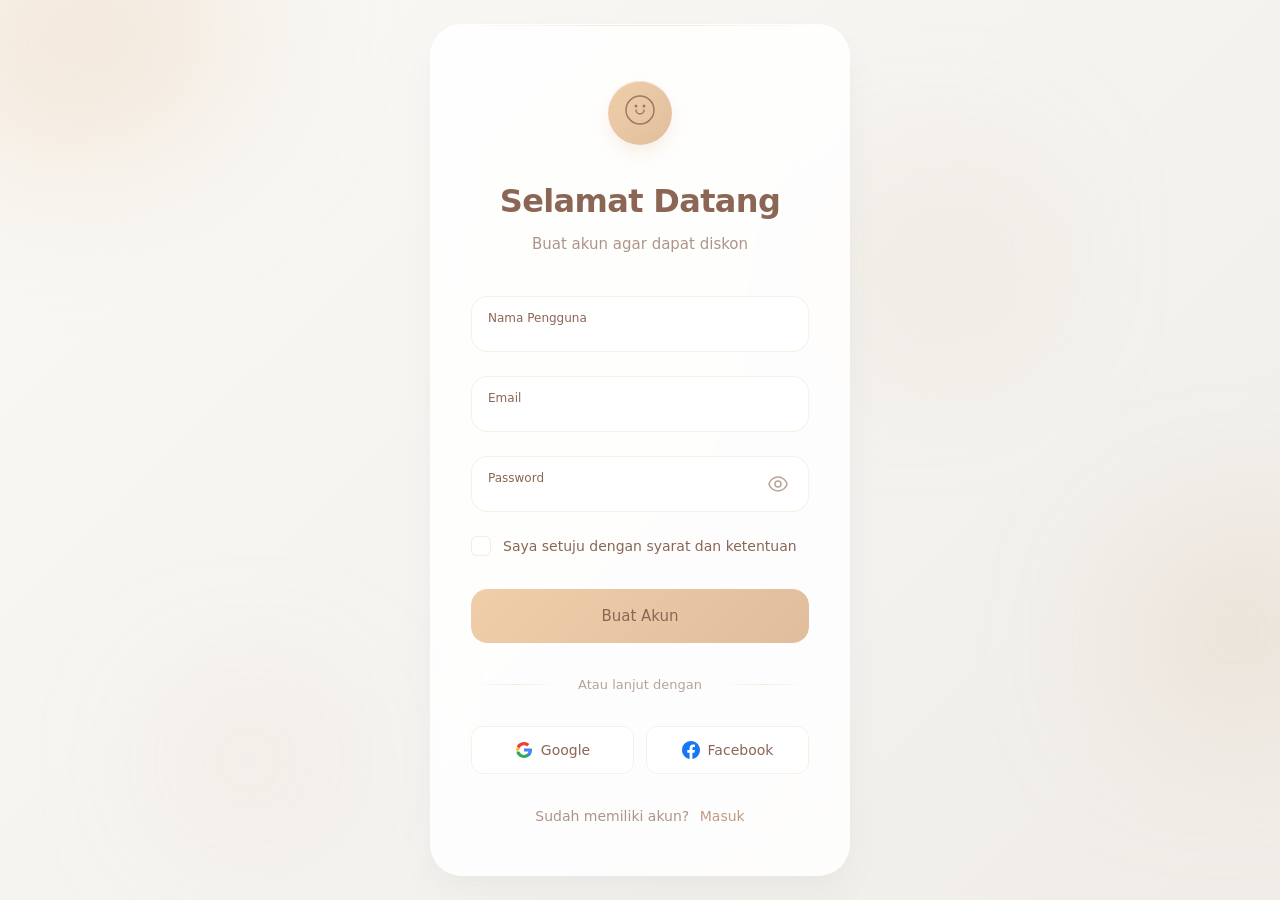
<file: login/register.html>
<!DOCTYPE html>
<html lang="en">
<head>
    <meta charset="UTF-8">
    <meta name="viewport" content="width=device-width, initial-scale=1.0">
    <title>Sign up</title>
    <meta name="description" content="Warm minimalism login form with organic curves and gentle press feedback.">
    <meta name="author" content="Aigars Silkalns / Colorlib">
    <link href="../daisy-removebg-preview.png" rel="icon">
    <link rel="canonical" href="https://puikinsh.github.io/login-forms/forms/soft-minimalism/">
    <link rel="icon" type="image/png" href="../daisy-removebg-preview.png">
    <meta property="og:type" content="website">
    <meta property="og:title" content="Soft Minimalism Login Form">
    <meta property="og:description" content="Warm minimalism login form with organic curves and gentle press feedback.">
    <meta property="og:url" content="https://puikinsh.github.io/login-forms/forms/soft-minimalism/">
    <meta property="og:image" content="https://puikinsh.github.io/login-forms/assets/screenshots/soft-minimalism.png">
    <meta name="twitter:card" content="summary_large_image">
    <meta name="twitter:title" content="Soft Minimalism Login Form">
    <meta name="twitter:description" content="Warm minimalism login form with organic curves and gentle press feedback.">
    <meta name="twitter:image" content="https://puikinsh.github.io/login-forms/assets/screenshots/soft-minimalism.png">
    <link rel="stylesheet" href="style.css">
</head>
    
<body>
    <div class="soft-background">
        <div class="floating-shapes">
            <div class="soft-blob blob-1"></div>
            <div class="soft-blob blob-2"></div>
            <div class="soft-blob blob-3"></div>
            <div class="soft-blob blob-4"></div>
        </div>
    </div>

    <div class="login-container">
        <div class="soft-card">
            <div class="comfort-header">
                <div class="gentle-logo">
                    <div class="logo-circle">
                        <div class="comfort-icon">
                            <svg width="32" height="32" viewBox="0 0 32 32" fill="none">
                                <path d="M16 2C8.3 2 2 8.3 2 16s6.3 14 14 14 14-6.3 14-14S23.7 2 16 2z" fill="none" stroke="currentColor" stroke-width="1.5"/>
                                <path d="M12 16a4 4 0 108 0" stroke="currentColor" stroke-width="1.5" stroke-linecap="round"/>
                                <circle cx="12" cy="12" r="1.5" fill="currentColor"/>
                                <circle cx="20" cy="12" r="1.5" fill="currentColor"/>
                            </svg>
                        </div>
                        <div class="gentle-glow"></div>
                    </div>
                </div>
                <h1 class="comfort-title">Selamat Datang</h1>
                <p class="gentle-subtitle">Buat akun agar dapat diskon</p>
            </div>
            
            <form class="comfort-form" id="registerForm" novalidate>
                <div class="soft-field">
                    <div class="field-container">
                        <input type="text" id="username" name="username" required autocomplete="username">
                        <label for="username">Nama Pengguna</label>
                        <div class="field-accent"></div>
                    </div>
                    <span class="gentle-error" id="emailError"></span>
                </div>

                            <form class="comfort-form" id="loginForm" novalidate>
                <div class="soft-field">
                    <div class="field-container">
                        <input type="text" id="email" name="email" required autocomplete="email">
                        <label for="email">Email</label>
                        <div class="field-accent"></div>
                    </div>
                    <span class="gentle-error" id="emailError"></span>
                </div>

                <div class="soft-field">
                    <div class="field-container">
                        <input type="password" id="password" name="password" required autocomplete="current-password">
                        <label for="password">Password</label>
                        <button type="submit" class="gentle-toggle" id="passwordToggle" aria-label="Toggle password visibility">
                            <div class="toggle-icon">
                                <svg class="eye-open" width="20" height="20" viewBox="0 0 20 20" fill="none">
                                    <path d="M10 3c-4.5 0-8.3 3.8-9 7 .7 3.2 4.5 7 9 7s8.3-3.8 9-7c-.7-3.2-4.5-7-9-7z" stroke="currentColor" stroke-width="1.5" fill="none"/>
                                    <circle cx="10" cy="10" r="3" stroke="currentColor" stroke-width="1.5" fill="none"/>
                                </svg>
                                <svg class="eye-closed" width="20" height="20" viewBox="0 0 20 20" fill="none">
                                    <path d="M3 3l14 14M8.5 8.5a3 3 0 004 4m2.5-2.5C15 10 12.5 7 10 7c-.5 0-1 .1-1.5.3M10 13c-2.5 0-4.5-2-5-3 .3-.6.7-1.2 1.2-1.7" stroke="currentColor" stroke-width="1.5" stroke-linecap="round" stroke-linejoin="round"/>
                                </svg>
                            </div>
                        </button>
                        <div class="field-accent"></div>
                    </div>
                    <span class="gentle-error" id="passwordError"></span>
                </div>

        

                <div class="comfort-options">
                    <label class="gentle-checkbox">
                        <input type="checkbox" id="Persetujuan" name="remember">
                        <span class="checkbox-soft">
                            <div class="check-circle"></div>
                            <svg class="check-mark" width="12" height="10" viewBox="0 0 12 10" fill="none">
                                <path d="M1 5l3 3 7-7" stroke="currentColor" stroke-width="2" stroke-linecap="round" stroke-linejoin="round"/>
                            </svg>
                        </span>
                        <span class="checkbox-text">Saya setuju dengan syarat dan ketentuan</span>
                    </label>

                </div>

                <button type="submit" class="comfort-button">
                    <div class="button-background"></div>
                    <span class="button-text">Buat Akun</span>
                    <div class="button-loader">
                        <div class="gentle-spinner">
                            <div class="spinner-circle"></div>
                                <div id="message"></div>
                        </div>
                    </div>
                    <div class="button-glow"></div>
                </button>
            </form>

            <div class="gentle-divider">
                <div class="divider-line"></div>
                <span class="divider-text">Atau lanjut dengan</span>
                <div class="divider-line"></div>
            </div>

            <div class="comfort-social">
                <button type="button" class="social-soft">
                    <div class="social-background"></div>
                    <svg width="18" height="18" viewBox="0 0 18 18" fill="none">
                        <path d="M9 7.4v3.2h4.6c-.2 1-.8 1.8-1.6 2.4v2h2.6c1.5-1.4 2.4-3.4 2.4-5.8 0-.6 0-1.1-.1-1.6H9z" fill="#4285F4"/>
                        <path d="M9 17c2.2 0 4-0.7 5.4-1.9l-2.6-2c-.7.5-1.6.8-2.8.8-2.1 0-3.9-1.4-4.6-3.4H1.7v2.1C3.1 15.2 5.8 17 9 17z" fill="#34A853"/>
                        <path d="M4.4 10.5c-.2-.5-.2-1.1 0-1.6V6.8H1.7c-.6 1.2-.6 2.6 0 3.8l2.7-2.1z" fill="#FBBC04"/>
                        <path d="M9 4.2c1.2 0 2.3.4 3.1 1.2l2.3-2.3C12.9 1.8 11.1 1 9 1 5.8 1 3.1 2.8 1.7 5.4l2.7 2.1C5.1 5.6 6.9 4.2 9 4.2z" fill="#EA4335"/>
                    </svg>
                    <span>Google</span>
                    <div class="social-glow"></div>
                </button>
                
                <button type="button" class="social-soft">
                    <div class="social-background"></div>
                    <svg width="18" height="18" viewBox="0 0 18 18" fill="#1877F2">
                        <path d="M18 9C18 4.03 13.97 0 9 0S0 4.03 0 9c0 4.49 3.29 8.21 7.59 9v-6.37H5.31V9h2.28V7.02c0-2.25 1.34-3.49 3.39-3.49.98 0 2.01.18 2.01.18v2.21h-1.13c-1.11 0-1.46.69-1.46 1.4V9h2.49l-.4 2.63H10.4V18C14.71 17.21 18 13.49 18 9z"/>
                    </svg>
                    <span>Facebook</span>
                    <div class="social-glow"></div>
                </button>
            </div>

            <div class="comfort-signup">
                <span class="signup-text">Sudah memiliki akun?</span>
                <a href="index.html" class="comfort-link signup-link">Masuk</a>
            </div>

            <div class="gentle-success" id="successMessage">
                <div class="success-bloom">
                    <div class="bloom-rings">
                        <div class="bloom-ring ring-1"></div>
                        <div class="bloom-ring ring-2"></div>
                        <div class="bloom-ring ring-3"></div>
                    </div>
                    <div class="success-icon">
                        <svg width="28" height="28" viewBox="0 0 28 28" fill="none">
                            <path d="M8 14l5 5 11-11" stroke="currentColor" stroke-width="2.5" stroke-linecap="round" stroke-linejoin="round"/>
                        </svg>
                    </div>
                </div>
                <h3 class="success-title">Selamat Datang!</h3>
                <p class="success-desc">Dasbor Anda..</p>
            </div>
        </div>
    </div>


    <div id="alertBox" class="alert" style="display:none;"></div>
    <p id="message"></p>
    <script src="js/register.js" defer></script>

</body>
</html>
</file>
<file: login/style.css>
/* Soft Minimalism Login Form - Complete & Self-Contained */

* {
    margin: 0;
    padding: 0;
    box-sizing: border-box;
}

body {
    font-family: -apple-system, BlinkMacSystemFont, 'Segoe UI', Roboto, 'Inter', system-ui, sans-serif;
    background: linear-gradient(135deg, #faf9f6 0%, #f5f3f0 50%, #f0ede8 100%);
    min-height: 100vh;
    display: flex;
    align-items: center;
    justify-content: center;
    padding: 20px;
    line-height: 1.5;
    position: relative;
    overflow: hidden;
}

/* Soft Background */
.soft-background {
    position: fixed;
    top: 0;
    left: 0;
    width: 100%;
    height: 100%;
    z-index: 0;
    pointer-events: none;
}

.floating-shapes {
    position: absolute;
    width: 100%;
    height: 100%;
}

.soft-blob {
    position: absolute;
    border-radius: 50% 40% 60% 30%;
    background: linear-gradient(45deg, rgba(240, 206, 170, 0.4), rgba(224, 190, 156, 0.3));
    animation: softFloat 12s ease-in-out infinite;
    filter: blur(80px);
}

.blob-1 {
    width: 300px;
    height: 250px;
    top: -10%;
    left: -5%;
    animation-delay: 0s;
}

.blob-2 {
    width: 200px;
    height: 180px;
    top: 60%;
    right: -5%;
    animation-delay: -4s;
    background: linear-gradient(45deg, rgba(210, 180, 140, 0.3), rgba(195, 165, 125, 0.2));
}

.blob-3 {
    width: 180px;
    height: 160px;
    top: 20%;
    right: 20%;
    animation-delay: -8s;
    background: linear-gradient(45deg, rgba(230, 200, 160, 0.25), rgba(215, 185, 145, 0.2));
}

.blob-4 {
    width: 120px;
    height: 100px;
    bottom: 10%;
    left: 15%;
    animation-delay: -6s;
    background: linear-gradient(45deg, rgba(220, 190, 150, 0.3), rgba(205, 175, 135, 0.25));
}

@keyframes softFloat {
    0%, 100% {
        transform: translate(0, 0) rotate(0deg) scale(1);
        border-radius: 50% 40% 60% 30%;
    }
    25% {
        transform: translate(30px, -20px) rotate(90deg) scale(1.1);
        border-radius: 40% 60% 30% 50%;
    }
    50% {
        transform: translate(-20px, -30px) rotate(180deg) scale(0.9);
        border-radius: 60% 30% 50% 40%;
    }
    75% {
        transform: translate(-30px, 20px) rotate(270deg) scale(1.05);
        border-radius: 30% 50% 40% 60%;
    }
}

.login-container {
    width: 100%;
    max-width: 420px;
    position: relative;
    z-index: 1;
}

.soft-card {
    background: rgba(255, 255, 255, 0.85);
    -webkit-backdrop-filter: blur(20px);
    backdrop-filter: blur(20px);
    border-radius: 32px;
    padding: 48px 40px;
    box-shadow: 
        0 20px 40px rgba(0, 0, 0, 0.03),
        0 8px 24px rgba(0, 0, 0, 0.02),
        inset 0 1px 0 rgba(255, 255, 255, 0.8);
    border: 1px solid rgba(255, 255, 255, 0.4);
    position: relative;
    overflow: hidden;
}

.soft-card::before {
    content: '';
    position: absolute;
    top: 0;
    left: 0;
    right: 0;
    height: 1px;
    background: linear-gradient(90deg, transparent, rgba(240, 206, 170, 0.5), transparent);
}

.comfort-header {
    text-align: center;
    margin-bottom: 40px;
}

.gentle-logo {
    position: relative;
    width: 80px;
    height: 80px;
    margin: 0 auto 24px;
    display: flex;
    align-items: center;
    justify-content: center;
}

.logo-circle {
    position: relative;
    width: 64px;
    height: 64px;
    background: linear-gradient(135deg, #f0ceaa, #e0be9c);
    border-radius: 50%;
    display: flex;
    align-items: center;
    justify-content: center;
    box-shadow: 
        0 8px 16px rgba(240, 206, 170, 0.3),
        inset 0 1px 0 rgba(255, 255, 255, 0.4);
    animation: gentleBreathe 4s ease-in-out infinite;
}

@keyframes gentleBreathe {
    0%, 100% {
        transform: scale(1);
        box-shadow: 0 8px 16px rgba(240, 206, 170, 0.3), inset 0 1px 0 rgba(255, 255, 255, 0.4);
    }
    50% {
        transform: scale(1.05);
        box-shadow: 0 12px 20px rgba(240, 206, 170, 0.4), inset 0 1px 0 rgba(255, 255, 255, 0.6);
    }
}

.comfort-icon {
    color: rgba(139, 102, 85, 0.8);
    position: relative;
    z-index: 2;
}

.gentle-glow {
    position: absolute;
    top: 0;
    left: 0;
    width: 100%;
    height: 100%;
    background: radial-gradient(circle, rgba(240, 206, 170, 0.3) 0%, transparent 70%);
    border-radius: 50%;
    animation: glowPulse 3s ease-in-out infinite;
}

@keyframes glowPulse {
    0%, 100% { opacity: 0.6; transform: scale(1); }
    50% { opacity: 0.8; transform: scale(1.1); }
}

.comfort-title {
    color: #8b6655;
    font-size: 2rem;
    font-weight: 600;
    margin-bottom: 8px;
    letter-spacing: -0.02em;
}

.gentle-subtitle {
    color: rgba(139, 102, 85, 0.7);
    font-size: 15px;
    font-weight: 400;
}

/* Soft Form Fields */
.soft-field {
    position: relative;
    margin-bottom: 24px;
}

.field-container {
    position: relative;
    background: rgba(255, 255, 255, 0.7);
    border: 1.5px solid rgba(240, 206, 170, 0.3);
    border-radius: 16px;
    overflow: hidden;
    transition: all 0.3s ease;
}

.field-container:focus-within {
    border-color: #f0ceaa;
    box-shadow: 0 0 0 3px rgba(240, 206, 170, 0.1);
    background: rgba(255, 255, 255, 0.9);
}

.soft-field input {
    width: 100%;
    background: transparent;
    border: none;
    padding: 18px 16px;
    color: #8b6655;
    font-size: 15px;
    font-weight: 400;
    outline: none;
    position: relative;
    z-index: 2;
    font-family: inherit;
}

.soft-field input::placeholder {
    color: transparent;
}

.soft-field label {
    position: absolute;
    left: 16px;
    top: 50%;
    transform: translateY(-50%);
    color: rgba(139, 102, 85, 0.6);
    font-size: 15px;
    font-weight: 400;
    pointer-events: none;
    transition: all 0.3s ease;
    z-index: 3;
}

.soft-field input:focus + label,
.soft-field input:not(:placeholder-shown) + label {
    top: 12px;
    font-size: 12px;
    color: #8b6655;
    transform: translateY(0);
    font-weight: 500;
}

.field-accent {
    position: absolute;
    bottom: 0;
    left: 0;
    width: 0;
    height: 2px;
    background: linear-gradient(90deg, #f0ceaa, #e0be9c);
    transition: width 0.3s ease;
    border-radius: 2px;
}

.field-container:focus-within .field-accent {
    width: 100%;
}

/* Password Toggle */
.soft-field:has(.gentle-toggle) input {
    padding-right: 56px;
}

.gentle-toggle {
    position: absolute;
    right: 12px;
    top: 50%;
    transform: translateY(-50%);
    background: none;
    border: none;
    cursor: pointer;
    z-index: 4;
    padding: 8px;
    border-radius: 12px;
    transition: all 0.2s ease;
}

.toggle-icon {
    width: 20px;
    height: 20px;
    color: rgba(139, 102, 85, 0.6);
    transition: color 0.2s ease;
}

.gentle-toggle:hover {
    background: rgba(240, 206, 170, 0.1);
}

.gentle-toggle:hover .toggle-icon {
    color: #8b6655;
}

.eye-closed {
    display: none;
}

.gentle-toggle.toggle-active .eye-open {
    display: none;
}

.gentle-toggle.toggle-active .eye-closed {
    display: block;
}

/* Comfort Options */
.comfort-options {
    display: flex;
    justify-content: space-between;
    align-items: center;
    margin-bottom: 32px;
    flex-wrap: wrap;
    gap: 16px;
}

.gentle-checkbox {
    display: flex;
    align-items: center;
    cursor: pointer;
    font-size: 14px;
    color: #8b6655;
    font-weight: 400;
}

.gentle-checkbox input[type="checkbox"] {
    display: none;
}

.checkbox-soft {
    width: 20px;
    height: 20px;
    margin-right: 12px;
    position: relative;
    display: flex;
    align-items: center;
    justify-content: center;
}

.check-circle {
    width: 100%;
    height: 100%;
    border: 1.5px solid rgba(240, 206, 170, 0.4);
    border-radius: 6px;
    background: rgba(255, 255, 255, 0.8);
    transition: all 0.3s ease;
    position: absolute;
}

.check-mark {
    color: transparent;
    transition: color 0.3s ease;
    position: relative;
    z-index: 1;
}

.gentle-checkbox input[type="checkbox"]:checked + .checkbox-soft .check-circle {
    background: linear-gradient(135deg, #f0ceaa, #e0be9c);
    border-color: #f0ceaa;
    box-shadow: 0 2px 4px rgba(240, 206, 170, 0.3);
}

.gentle-checkbox input[type="checkbox"]:checked + .checkbox-soft .check-mark {
    color: #8b6655;
}

.comfort-link {
    color: #c19a82;
    text-decoration: none;
    font-size: 14px;
    font-weight: 500;
    transition: all 0.2s ease;
    position: relative;
}

.comfort-link::after {
    content: '';
    position: absolute;
    bottom: -2px;
    left: 0;
    width: 0;
    height: 1px;
    background: #c19a82;
    transition: width 0.3s ease;
}

.comfort-link:hover::after {
    width: 100%;
}

.comfort-link:hover {
    color: #8b6655;
}

/* Comfort Button */
.comfort-button {
    width: 100%;
    background: transparent;
    color: #8b6655;
    border: none;
    border-radius: 16px;
    padding: 0;
    cursor: pointer;
    font-family: inherit;
    font-size: 15px;
    font-weight: 500;
    position: relative;
    margin-bottom: 32px;
    overflow: hidden;
    min-height: 54px;
    display: flex;
    align-items: center;
    justify-content: center;
    transition: all 0.3s ease;
}

.button-background {
    position: absolute;
    top: 0;
    left: 0;
    right: 0;
    bottom: 0;
    background: linear-gradient(135deg, #f0ceaa 0%, #e0be9c 100%);
    transition: all 0.3s ease;
    border-radius: 16px;
}

.comfort-button:hover {
    transform: translateY(-1px);
}

.comfort-button:hover .button-background {
    background: linear-gradient(135deg, #ebc49a 0%, #dbb88c 100%);
    box-shadow: 0 8px 16px rgba(240, 206, 170, 0.4);
}

.comfort-button:active {
    transform: translateY(0);
}

.button-text {
    position: relative;
    z-index: 2;
    transition: opacity 0.3s ease;
}

.button-loader {
    position: absolute;
    z-index: 2;
    opacity: 0;
    transition: opacity 0.3s ease;
}

.gentle-spinner {
    width: 20px;
    height: 20px;
    position: relative;
}

.spinner-circle {
    width: 100%;
    height: 100%;
    border: 2px solid rgba(139, 102, 85, 0.2);
    border-top: 2px solid #8b6655;
    border-radius: 50%;
    animation: gentleSpin 1s linear infinite;
}

@keyframes gentleSpin {
    0% { transform: rotate(0deg); }
    100% { transform: rotate(360deg); }
}

.comfort-button.loading .button-text {
    opacity: 0;
}

.comfort-button.loading .button-loader {
    opacity: 1;
}

.button-glow {
    position: absolute;
    top: -2px;
    left: -2px;
    right: -2px;
    bottom: -2px;
    background: linear-gradient(135deg, #f0ceaa, #e0be9c);
    border-radius: 18px;
    opacity: 0;
    filter: blur(8px);
    transition: opacity 0.3s ease;
    z-index: -1;
}

.comfort-button:hover .button-glow {
    opacity: 0.4;
}

/* Gentle Divider */
.gentle-divider {
    display: flex;
    align-items: center;
    margin: 32px 0;
    gap: 16px;
}

.divider-line {
    flex: 1;
    height: 1px;
    background: linear-gradient(90deg, transparent, rgba(240, 206, 170, 0.4), transparent);
}

.divider-text {
    color: rgba(139, 102, 85, 0.6);
    font-size: 13px;
    font-weight: 400;
}

/* Comfort Social */
.comfort-social {
    display: flex;
    gap: 12px;
    margin-bottom: 32px;
}

.social-soft {
    flex: 1;
    background: transparent;
    color: #8b6655;
    border: 1.5px solid rgba(240, 206, 170, 0.3);
    border-radius: 12px;
    padding: 0;
    cursor: pointer;
    font-family: inherit;
    font-size: 14px;
    font-weight: 400;
    display: flex;
    align-items: center;
    justify-content: center;
    gap: 8px;
    transition: all 0.3s ease;
    min-height: 48px;
    position: relative;
    overflow: hidden;
}

.social-background {
    position: absolute;
    top: 0;
    left: 0;
    right: 0;
    bottom: 0;
    background: rgba(255, 255, 255, 0.7);
    transition: all 0.3s ease;
}

.social-soft:hover {
    border-color: #f0ceaa;
    transform: translateY(-1px);
}

.social-soft:hover .social-background {
    background: rgba(240, 206, 170, 0.1);
}

.social-soft span,
.social-soft svg {
    position: relative;
    z-index: 2;
}

.social-glow {
    position: absolute;
    top: -1px;
    left: -1px;
    right: -1px;
    bottom: -1px;
    background: rgba(240, 206, 170, 0.3);
    border-radius: 13px;
    opacity: 0;
    filter: blur(6px);
    transition: opacity 0.3s ease;
    z-index: 0;
}

.social-soft:hover .social-glow {
    opacity: 1;
}

/* Comfort Signup */
.comfort-signup {
    text-align: center;
    font-size: 14px;
    color: rgba(139, 102, 85, 0.7);
}

.signup-text {
    margin-right: 6px;
}

.signup-link {
    font-weight: 500;
}

/* Gentle Error */
.gentle-error {
    color: #d97757;
    font-size: 13px;
    font-weight: 400;
    margin-top: 6px;
    opacity: 0;
    transform: translateY(-4px);
    transition: all 0.3s ease;
    position: relative;
    z-index: 5;
}

.gentle-error.show {
    opacity: 1;
    transform: translateY(0);
}

.soft-field.error .field-container {
    border-color: #d97757;
    background: rgba(217, 119, 87, 0.05);
}

.soft-field.error label {
    color: #d97757;
}

/* Gentle Success */
.gentle-success {
    display: none;
    text-align: center;
    padding: 40px 20px;
    opacity: 0;
    transform: translateY(20px);
    transition: all 0.4s ease;
}

.gentle-success.show {
    display: block;
    opacity: 1;
    transform: translateY(0);
}

.success-bloom {
    position: relative;
    width: 100px;
    height: 100px;
    margin: 0 auto 24px;
    display: flex;
    align-items: center;
    justify-content: center;
}

.bloom-rings {
    position: absolute;
    top: 0;
    left: 0;
    width: 100%;
    height: 100%;
}

.bloom-ring {
    position: absolute;
    border: 2px solid #f0ceaa;
    border-radius: 50%;
    animation: bloomExpand 1.2s ease-out forwards;
    opacity: 0;
}

.ring-1 {
    width: 60px;
    height: 60px;
    top: 20px;
    left: 20px;
    animation-delay: 0s;
}

.ring-2 {
    width: 80px;
    height: 80px;
    top: 10px;
    left: 10px;
    animation-delay: 0.2s;
}

.ring-3 {
    width: 100px;
    height: 100px;
    top: 0;
    left: 0;
    animation-delay: 0.4s;
}

@keyframes bloomExpand {
    0% { opacity: 0; transform: scale(0); }
    50% { opacity: 1; transform: scale(1.1); }
    100% { opacity: 0.6; transform: scale(1); }
}

.success-icon {
    position: relative;
    z-index: 2;
    color: #8b6655;
    animation: iconBloom 0.6s ease-out 0.6s forwards;
    opacity: 0;
}

@keyframes iconBloom {
    0% { opacity: 0; transform: scale(0); }
    100% { opacity: 1; transform: scale(1); }
}

.success-title {
    color: #8b6655;
    font-size: 1.25rem;
    font-weight: 600;
    margin-bottom: 8px;
    letter-spacing: -0.01em;
}

.success-desc {
    color: rgba(139, 102, 85, 0.7);
    font-size: 14px;
    font-weight: 400;
}

/* Mobile Responsive */
@media (max-width: 480px) {
    body {
        padding: 16px;
    }
    
    .soft-card {
        padding: 36px 28px;
        border-radius: 24px;
    }
    
    .comfort-title {
        font-size: 1.75rem;
    }
    
    .gentle-logo {
        width: 64px;
        height: 64px;
    }
    
    .logo-circle {
        width: 52px;
        height: 52px;
    }
    
    .comfort-options {
        flex-direction: column;
        align-items: flex-start;
        gap: 16px;
    }
    
    .comfort-social {
        flex-direction: column;
    }
    
    .floating-shapes {
        opacity: 0.5;
    }
    
    .soft-blob {
        filter: blur(60px);
    }
}
/* === Accessibility: keyboard focus indicators === */
/* Restores visible focus rings for keyboard users without affecting mouse interaction. */
:focus-visible {
    outline: 2px solid currentColor;
    outline-offset: 2px;
    border-radius: 4px;
}

/* Reduced motion: respect user preference. Animations defined per form will tone down. */
@media (prefers-reduced-motion: reduce) {
    *, *::before, *::after {
        animation-duration: 0.01ms !important;
        animation-iteration-count: 1 !important;
        transition-duration: 0.01ms !important;
        scroll-behavior: auto !important;
    }
}
</file>
